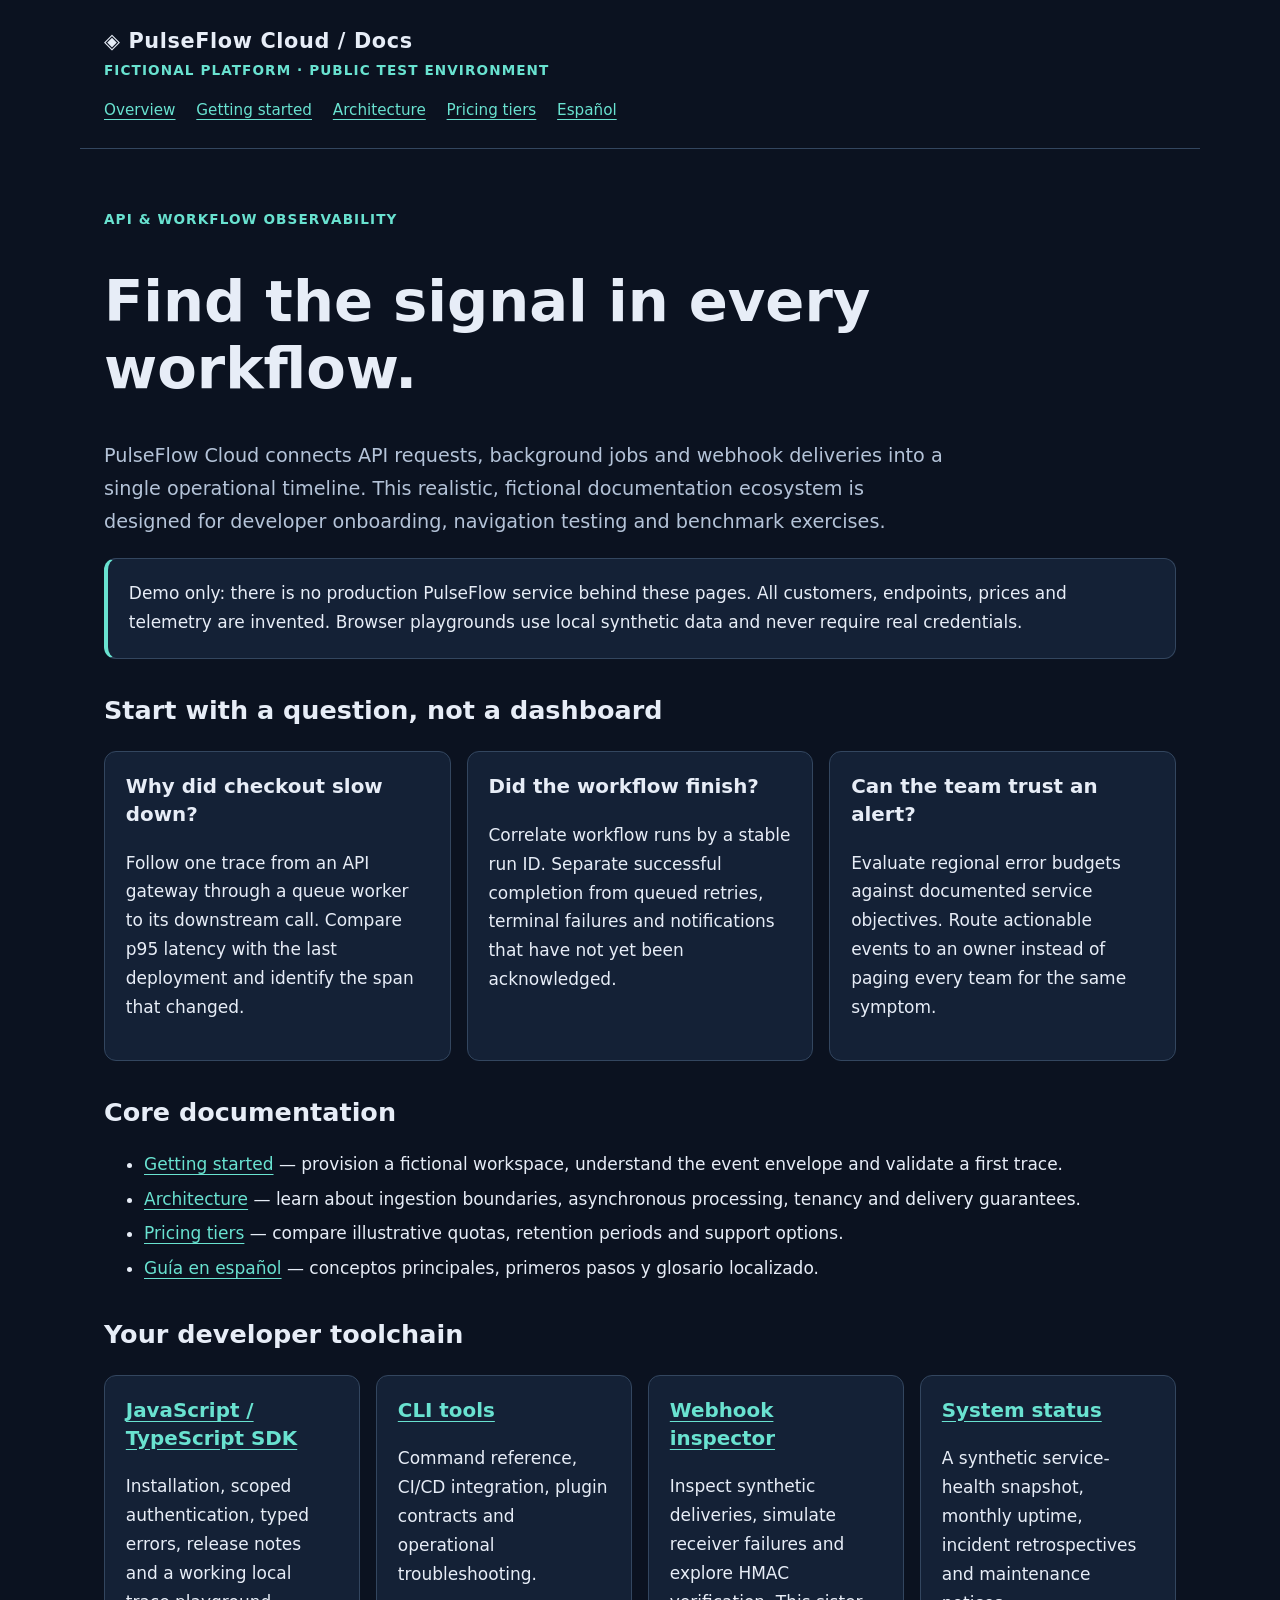
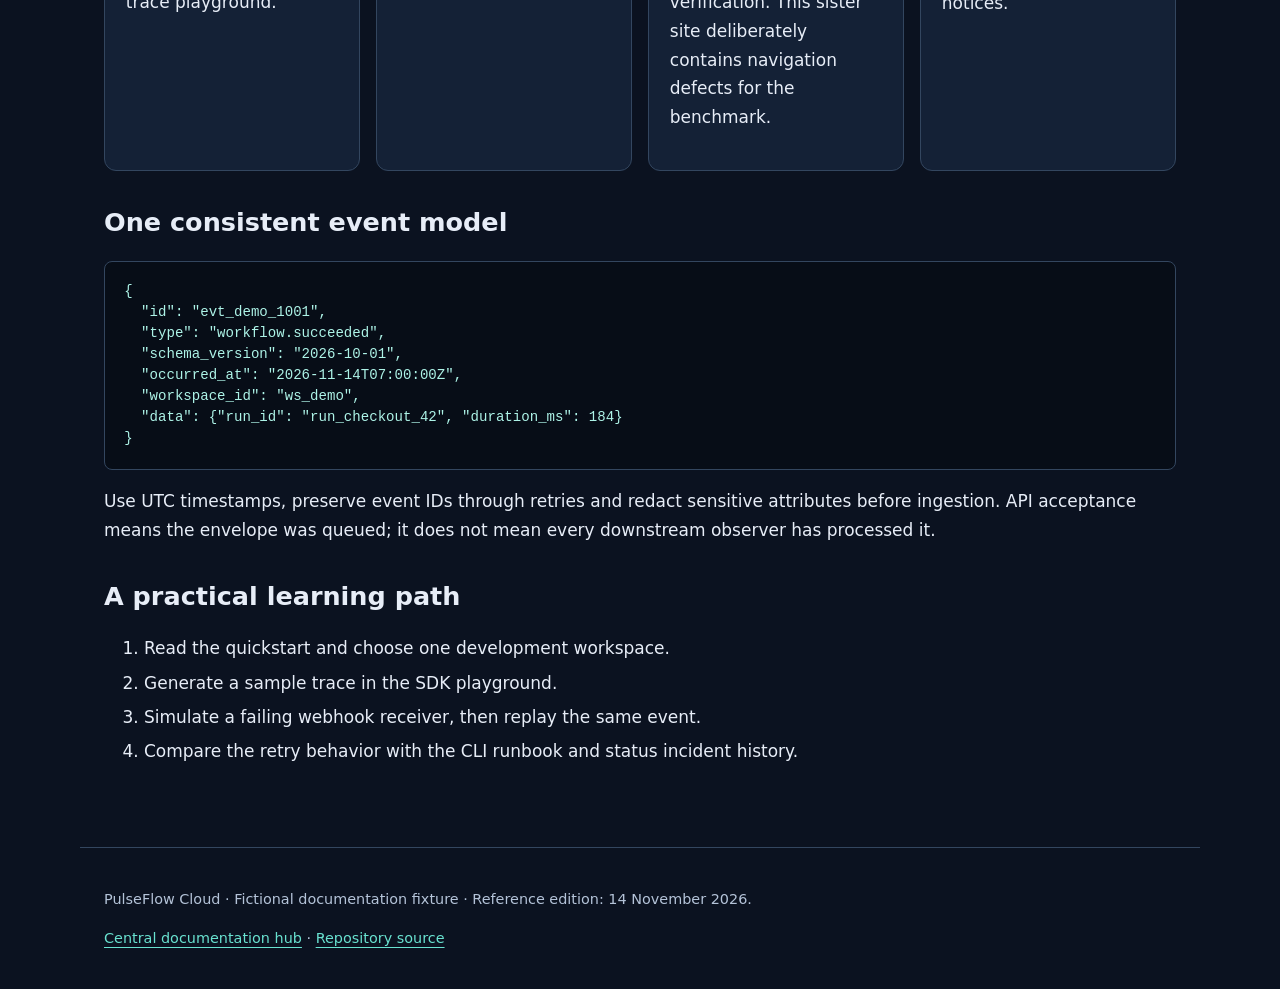
<file: index.html>
<!doctype html>
<html lang="en"><head><meta charset="utf-8"><meta name="viewport" content="width=device-width,initial-scale=1"><meta name="description" content="PulseFlow Cloud fictional developer documentation: APIs, workflow traces, SDKs, webhooks and service health."><title>PulseFlow Cloud | Developer documentation</title><link rel="stylesheet" href="assets/style.css"></head><body><a class="skip" href="#main">Skip to content</a><header><div class="brand">◈ PulseFlow Cloud / Docs</div><div class="badge">Fictional platform · public test environment</div><nav aria-label="Primary"><a href="index.html">Overview</a><a href="getting-started.html">Getting started</a><a href="architecture.html">Architecture</a><a href="pricing-tiers.html">Pricing tiers</a><a href="translations-es.html">Español</a></nav></header><main id="main"><p class="eyebrow">API &amp; workflow observability</p><h1>Find the signal in every workflow.</h1><p class="lead">PulseFlow Cloud connects API requests, background jobs and webhook deliveries into a single operational timeline. This realistic, fictional documentation ecosystem is designed for developer onboarding, navigation testing and benchmark exercises.</p><aside class="notice">Demo only: there is no production PulseFlow service behind these pages. All customers, endpoints, prices and telemetry are invented. Browser playgrounds use local synthetic data and never require real credentials.</aside><h2>Start with a question, not a dashboard</h2><div class="grid"><article class="card"><h3>Why did checkout slow down?</h3><p>Follow one trace from an API gateway through a queue worker to its downstream call. Compare p95 latency with the last deployment and identify the span that changed.</p></article><article class="card"><h3>Did the workflow finish?</h3><p>Correlate workflow runs by a stable run ID. Separate successful completion from queued retries, terminal failures and notifications that have not yet been acknowledged.</p></article><article class="card"><h3>Can the team trust an alert?</h3><p>Evaluate regional error budgets against documented service objectives. Route actionable events to an owner instead of paging every team for the same symptom.</p></article></div><h2>Core documentation</h2><ul><li><a href="getting-started.html">Getting started</a> — provision a fictional workspace, understand the event envelope and validate a first trace.</li><li><a href="architecture.html">Architecture</a> — learn about ingestion boundaries, asynchronous processing, tenancy and delivery guarantees.</li><li><a href="pricing-tiers.html">Pricing tiers</a> — compare illustrative quotas, retention periods and support options.</li><li><a href="translations-es.html" lang="es">Guía en español</a> — conceptos principales, primeros pasos y glosario localizado.</li></ul><h2>Your developer toolchain</h2><div class="grid"><article class="card"><h3><a href="https://harishs2k26-art.github.io/pulseflow-sdk-js/">JavaScript / TypeScript SDK</a></h3><p>Installation, scoped authentication, typed errors, release notes and a working local trace playground.</p></article><article class="card"><h3><a href="https://harishs2k26-art.github.io/pulseflow-cli-tools/">CLI tools</a></h3><p>Command reference, CI/CD integration, plugin contracts and operational troubleshooting.</p></article><article class="card"><h3><a href="https://harishs2k26-art.github.io/pulseflow-webhook-demo/">Webhook inspector</a></h3><p>Inspect synthetic deliveries, simulate receiver failures and explore HMAC verification. This sister site deliberately contains navigation defects for the benchmark.</p></article><article class="card"><h3><a href="https://harishs2k26-art.github.io/pulseflow-status-dashboard/">System status</a></h3><p>A synthetic service-health snapshot, monthly uptime, incident retrospectives and maintenance notices.</p></article></div><h2>One consistent event model</h2><pre><code>{
  "id": "evt_demo_1001",
  "type": "workflow.succeeded",
  "schema_version": "2026-10-01",
  "occurred_at": "2026-11-14T07:00:00Z",
  "workspace_id": "ws_demo",
  "data": {"run_id": "run_checkout_42", "duration_ms": 184}
}</code></pre><p>Use UTC timestamps, preserve event IDs through retries and redact sensitive attributes before ingestion. API acceptance means the envelope was queued; it does not mean every downstream observer has processed it.</p><h2>A practical learning path</h2><ol><li>Read the quickstart and choose one development workspace.</li><li>Generate a sample trace in the SDK playground.</li><li>Simulate a failing webhook receiver, then replay the same event.</li><li>Compare the retry behavior with the CLI runbook and status incident history.</li></ol></main><footer><p>PulseFlow Cloud · Fictional documentation fixture · Reference edition: 14 November 2026.</p><p><a href="https://harishs2k26-art.github.io/pulseflow-docs-portal/">Central documentation hub</a> · <a href="https://github.com/harishs2k26-art/pulseflow-docs-portal">Repository source</a></p></footer></body></html>
</file>
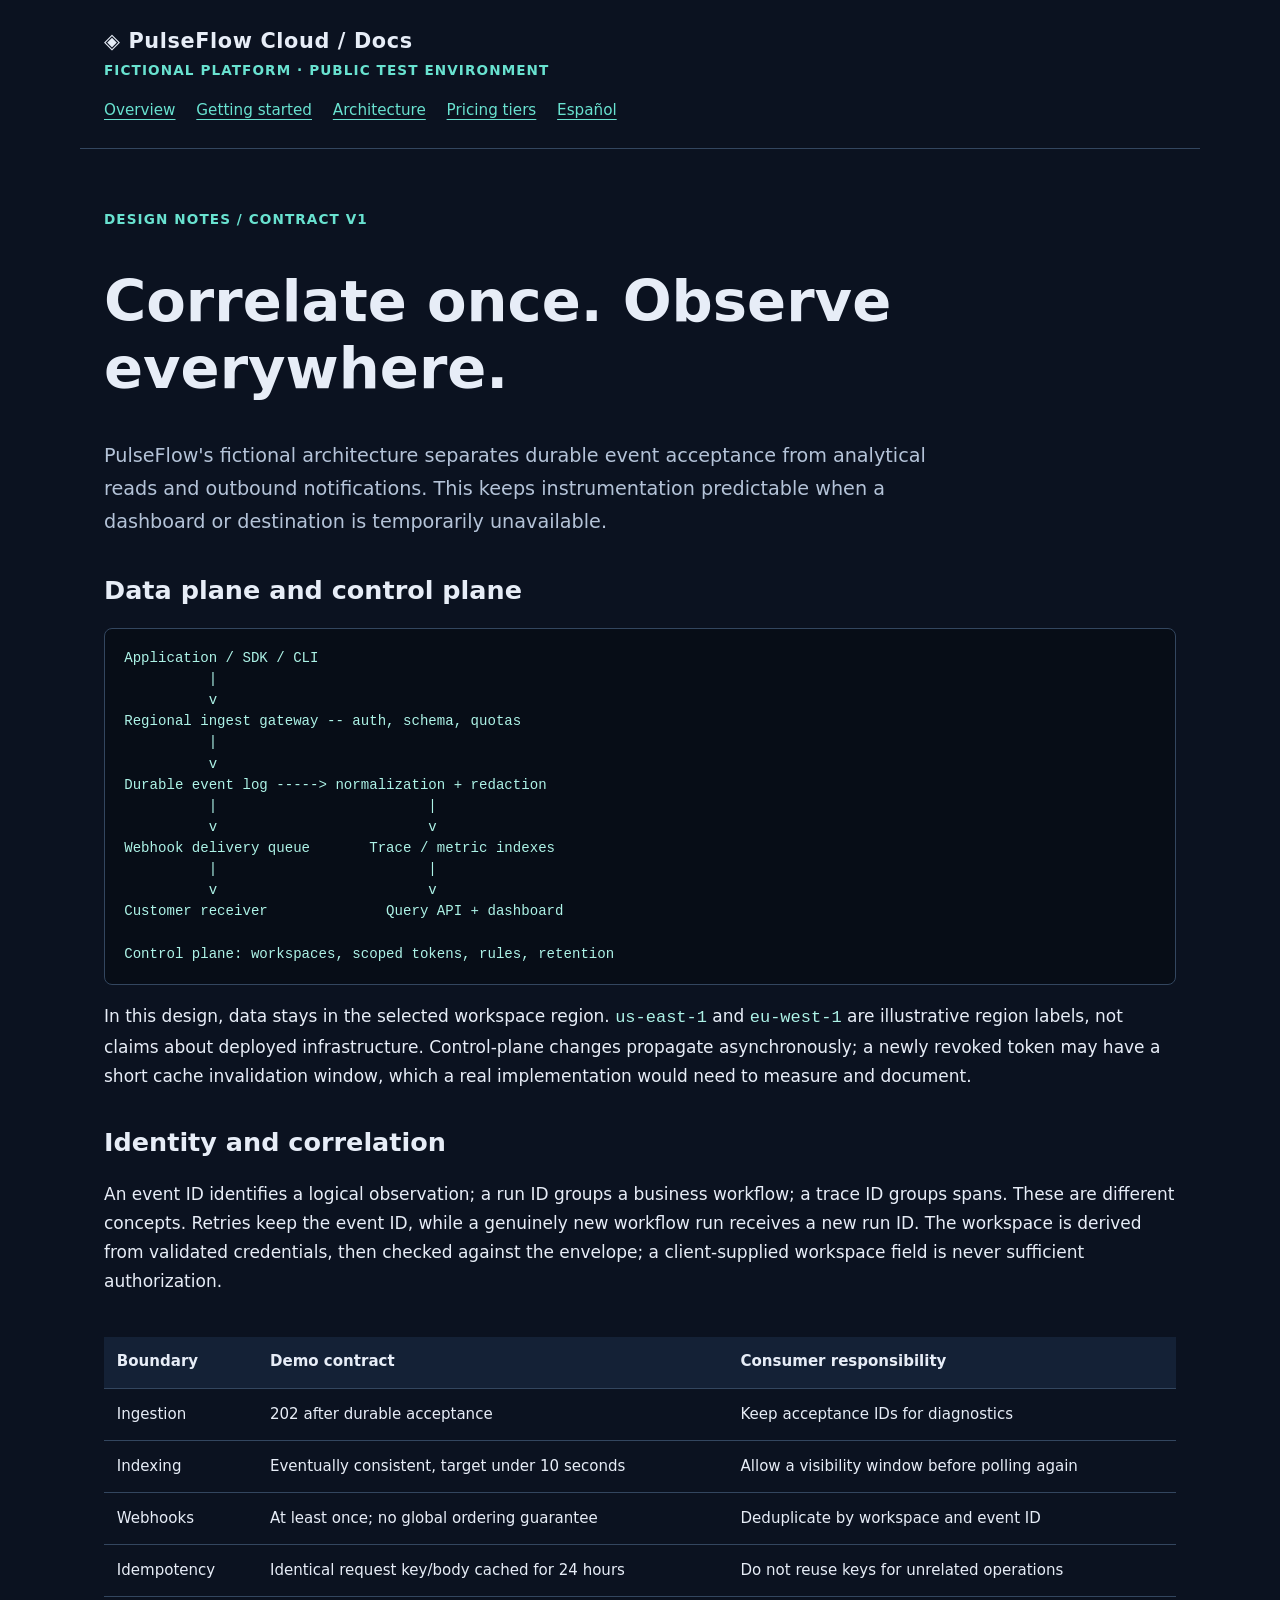
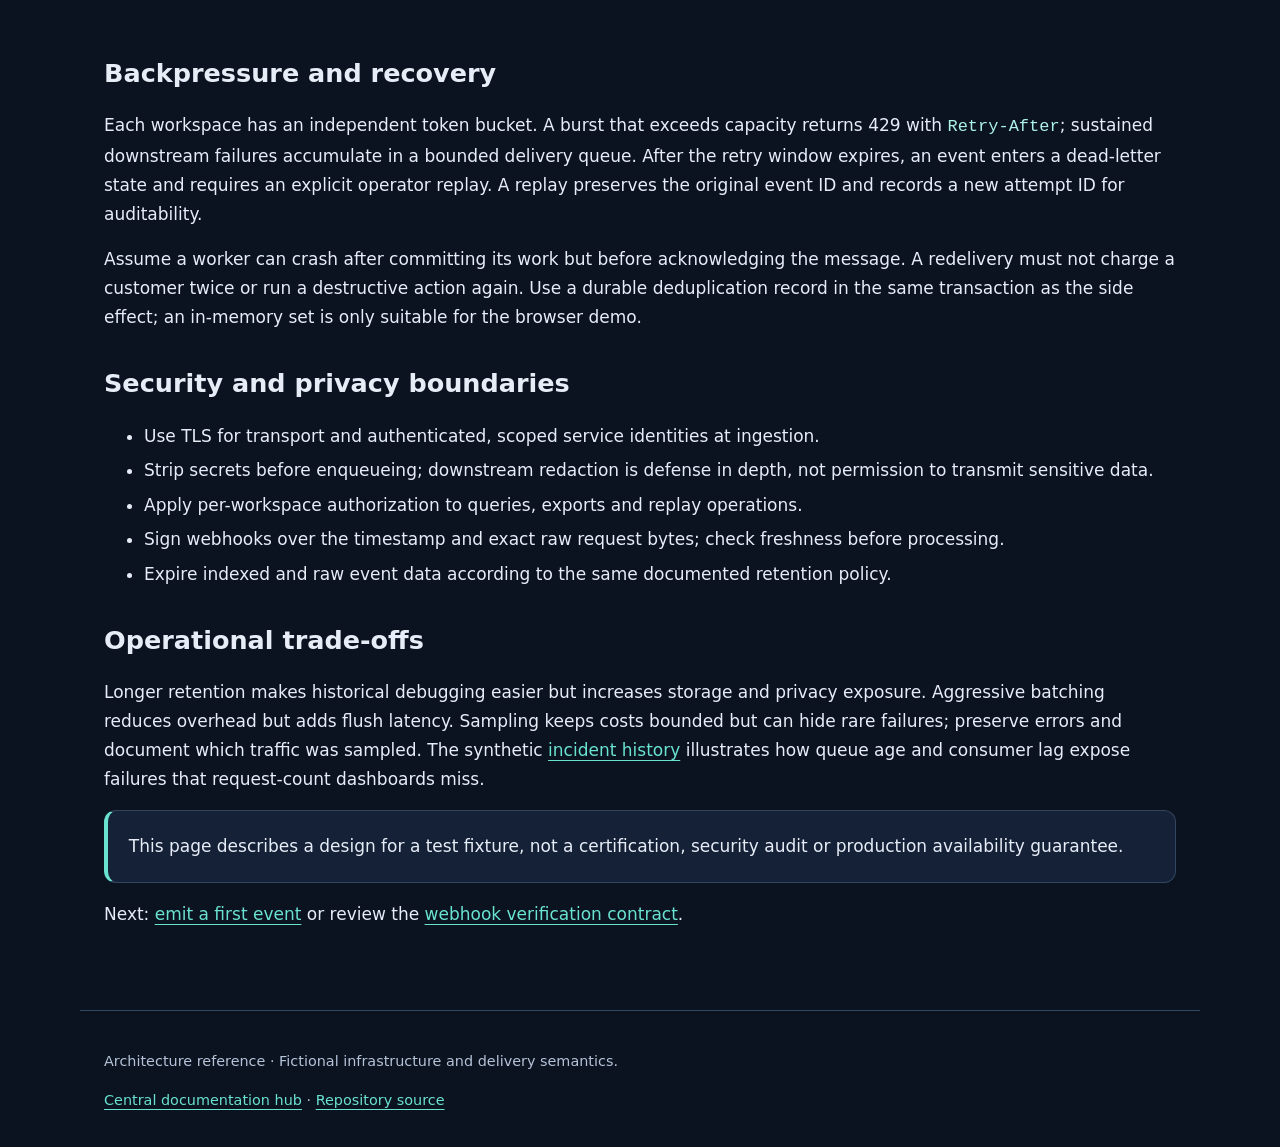
<file: architecture.html>
<!doctype html>
<html lang="en"><head><meta charset="utf-8"><meta name="viewport" content="width=device-width,initial-scale=1"><meta name="description" content="PulseFlow Cloud fictional architecture: ingestion, regional processing, event semantics, security and recovery."><title>Architecture &amp; guarantees | PulseFlow Cloud</title><link rel="stylesheet" href="assets/style.css"></head><body><a class="skip" href="#main">Skip to content</a><header><div class="brand">◈ PulseFlow Cloud / Docs</div><div class="badge">Fictional platform · public test environment</div><nav aria-label="Primary"><a href="index.html">Overview</a><a href="getting-started.html">Getting started</a><a href="architecture.html">Architecture</a><a href="pricing-tiers.html">Pricing tiers</a><a href="translations-es.html">Español</a></nav></header><main id="main"><p class="eyebrow">Design notes / contract v1</p><h1>Correlate once. Observe everywhere.</h1><p class="lead">PulseFlow's fictional architecture separates durable event acceptance from analytical reads and outbound notifications. This keeps instrumentation predictable when a dashboard or destination is temporarily unavailable.</p><h2>Data plane and control plane</h2><pre><code>Application / SDK / CLI
          |
          v
Regional ingest gateway -- auth, schema, quotas
          |
          v
Durable event log -----> normalization + redaction
          |                         |
          v                         v
Webhook delivery queue       Trace / metric indexes
          |                         |
          v                         v
Customer receiver              Query API + dashboard

Control plane: workspaces, scoped tokens, rules, retention</code></pre><p>In this design, data stays in the selected workspace region. <code>us-east-1</code> and <code>eu-west-1</code> are illustrative region labels, not claims about deployed infrastructure. Control-plane changes propagate asynchronously; a newly revoked token may have a short cache invalidation window, which a real implementation would need to measure and document.</p><h2>Identity and correlation</h2><p>An event ID identifies a logical observation; a run ID groups a business workflow; a trace ID groups spans. These are different concepts. Retries keep the event ID, while a genuinely new workflow run receives a new run ID. The workspace is derived from validated credentials, then checked against the envelope; a client-supplied workspace field is never sufficient authorization.</p><div class="table-wrap"><table><thead><tr><th>Boundary</th><th>Demo contract</th><th>Consumer responsibility</th></tr></thead><tbody><tr><td>Ingestion</td><td>202 after durable acceptance</td><td>Keep acceptance IDs for diagnostics</td></tr><tr><td>Indexing</td><td>Eventually consistent, target under 10 seconds</td><td>Allow a visibility window before polling again</td></tr><tr><td>Webhooks</td><td>At least once; no global ordering guarantee</td><td>Deduplicate by workspace and event ID</td></tr><tr><td>Idempotency</td><td>Identical request key/body cached for 24 hours</td><td>Do not reuse keys for unrelated operations</td></tr></tbody></table></div><h2>Backpressure and recovery</h2><p>Each workspace has an independent token bucket. A burst that exceeds capacity returns 429 with <code>Retry-After</code>; sustained downstream failures accumulate in a bounded delivery queue. After the retry window expires, an event enters a dead-letter state and requires an explicit operator replay. A replay preserves the original event ID and records a new attempt ID for auditability.</p><p>Assume a worker can crash after committing its work but before acknowledging the message. A redelivery must not charge a customer twice or run a destructive action again. Use a durable deduplication record in the same transaction as the side effect; an in-memory set is only suitable for the browser demo.</p><h2>Security and privacy boundaries</h2><ul><li>Use TLS for transport and authenticated, scoped service identities at ingestion.</li><li>Strip secrets before enqueueing; downstream redaction is defense in depth, not permission to transmit sensitive data.</li><li>Apply per-workspace authorization to queries, exports and replay operations.</li><li>Sign webhooks over the timestamp and exact raw request bytes; check freshness before processing.</li><li>Expire indexed and raw event data according to the same documented retention policy.</li></ul><h2>Operational trade-offs</h2><p>Longer retention makes historical debugging easier but increases storage and privacy exposure. Aggressive batching reduces overhead but adds flush latency. Sampling keeps costs bounded but can hide rare failures; preserve errors and document which traffic was sampled. The synthetic <a href="https://harishs2k26-art.github.io/pulseflow-status-dashboard/incident-log.html">incident history</a> illustrates how queue age and consumer lag expose failures that request-count dashboards miss.</p><aside class="notice">This page describes a design for a test fixture, not a certification, security audit or production availability guarantee.</aside><p>Next: <a href="getting-started.html">emit a first event</a> or review the <a href="https://harishs2k26-art.github.io/pulseflow-webhook-demo/signature-verification.html">webhook verification contract</a>.</p></main><footer><p>Architecture reference · Fictional infrastructure and delivery semantics.</p><p><a href="https://harishs2k26-art.github.io/pulseflow-docs-portal/">Central documentation hub</a> · <a href="https://github.com/harishs2k26-art/pulseflow-docs-portal">Repository source</a></p></footer></body></html>
</file>
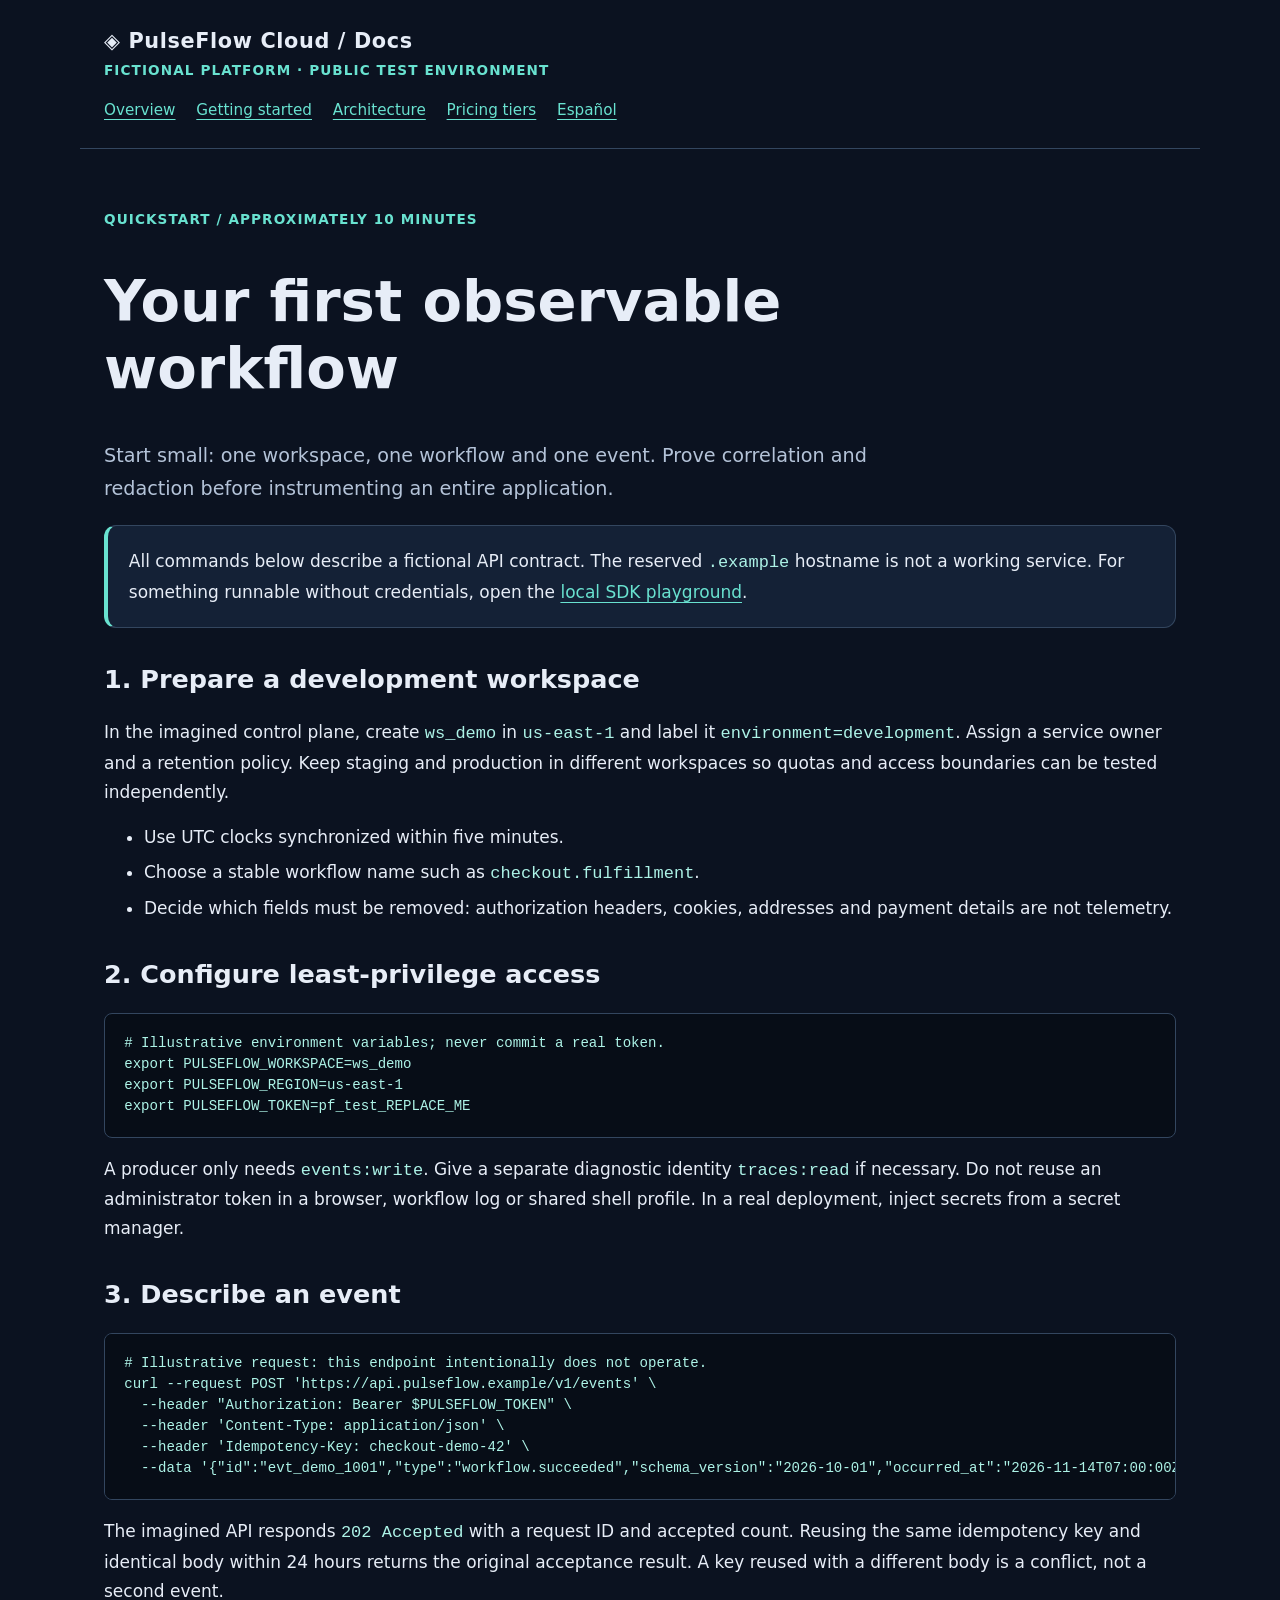
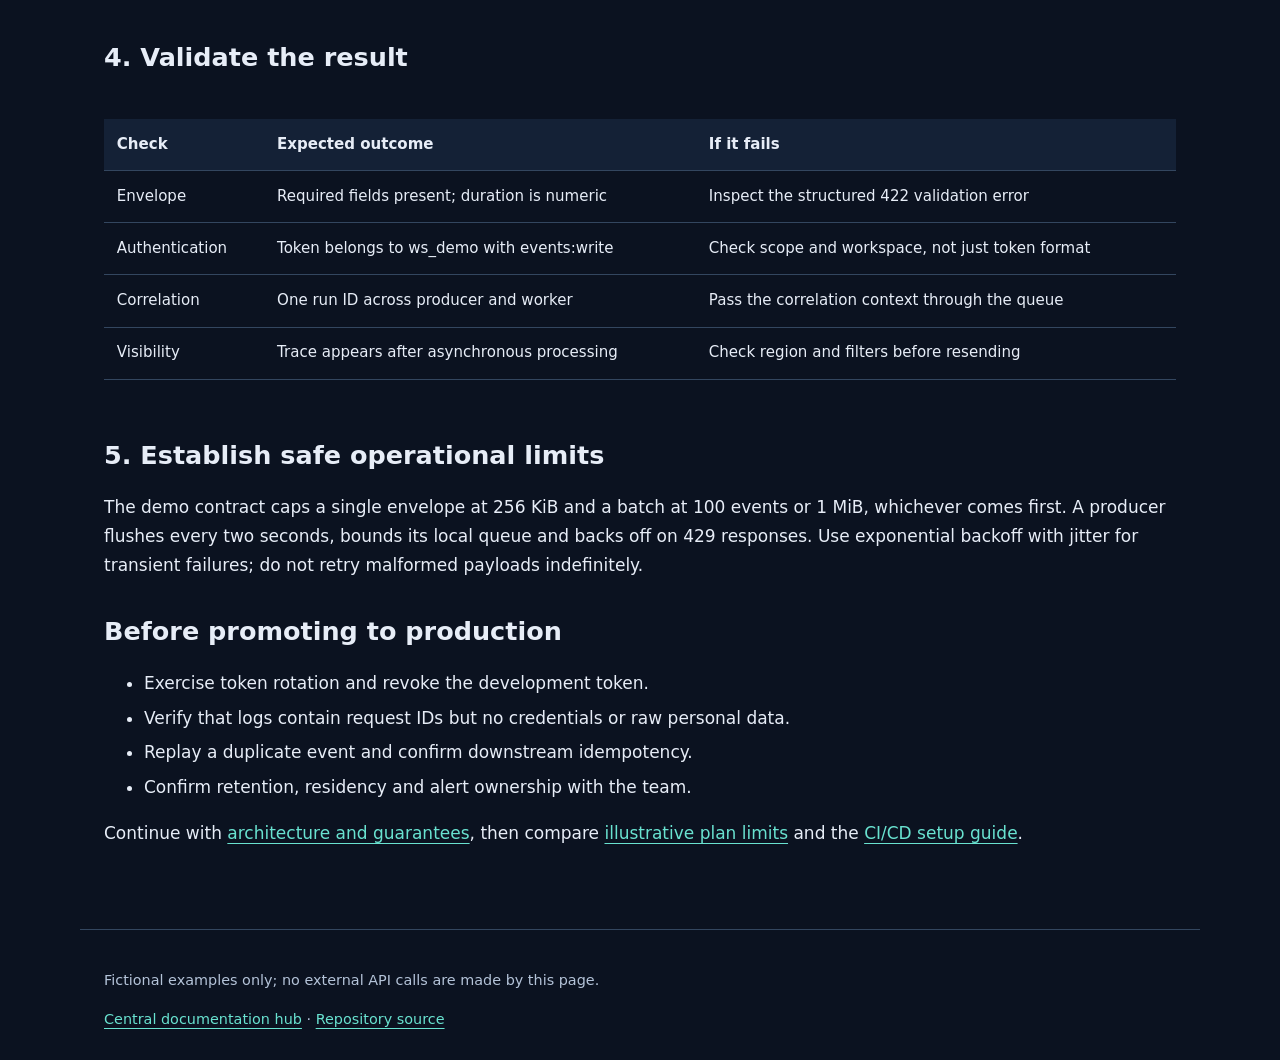
<file: getting-started.html>
<!doctype html>
<html lang="en"><head><meta charset="utf-8"><meta name="viewport" content="width=device-width,initial-scale=1"><meta name="description" content="A five-step fictional PulseFlow Cloud quickstart with event examples, scopes, validation and safe defaults."><title>Getting started | PulseFlow Cloud</title><link rel="stylesheet" href="assets/style.css"></head><body><a class="skip" href="#main">Skip to content</a><header><div class="brand">◈ PulseFlow Cloud / Docs</div><div class="badge">Fictional platform · public test environment</div><nav aria-label="Primary"><a href="index.html">Overview</a><a href="getting-started.html">Getting started</a><a href="architecture.html">Architecture</a><a href="pricing-tiers.html">Pricing tiers</a><a href="translations-es.html">Español</a></nav></header><main id="main"><p class="eyebrow">Quickstart / approximately 10 minutes</p><h1>Your first observable workflow</h1><p class="lead">Start small: one workspace, one workflow and one event. Prove correlation and redaction before instrumenting an entire application.</p><aside class="notice">All commands below describe a fictional API contract. The reserved <code>.example</code> hostname is not a working service. For something runnable without credentials, open the <a href="https://harishs2k26-art.github.io/pulseflow-sdk-js/">local SDK playground</a>.</aside><h2>1. Prepare a development workspace</h2><p>In the imagined control plane, create <code>ws_demo</code> in <code>us-east-1</code> and label it <code>environment=development</code>. Assign a service owner and a retention policy. Keep staging and production in different workspaces so quotas and access boundaries can be tested independently.</p><ul><li>Use UTC clocks synchronized within five minutes.</li><li>Choose a stable workflow name such as <code>checkout.fulfillment</code>.</li><li>Decide which fields must be removed: authorization headers, cookies, addresses and payment details are not telemetry.</li></ul><h2>2. Configure least-privilege access</h2><pre><code># Illustrative environment variables; never commit a real token.
export PULSEFLOW_WORKSPACE=ws_demo
export PULSEFLOW_REGION=us-east-1
export PULSEFLOW_TOKEN=pf_test_REPLACE_ME</code></pre><p>A producer only needs <code>events:write</code>. Give a separate diagnostic identity <code>traces:read</code> if necessary. Do not reuse an administrator token in a browser, workflow log or shared shell profile. In a real deployment, inject secrets from a secret manager.</p><h2>3. Describe an event</h2><pre><code># Illustrative request: this endpoint intentionally does not operate.
curl --request POST 'https://api.pulseflow.example/v1/events' \
  --header "Authorization: Bearer $PULSEFLOW_TOKEN" \
  --header 'Content-Type: application/json' \
  --header 'Idempotency-Key: checkout-demo-42' \
  --data '{"id":"evt_demo_1001","type":"workflow.succeeded","schema_version":"2026-10-01","occurred_at":"2026-11-14T07:00:00Z","workspace_id":"ws_demo","data":{"run_id":"run_checkout_42","duration_ms":184}}'</code></pre><p>The imagined API responds <code>202 Accepted</code> with a request ID and accepted count. Reusing the same idempotency key and identical body within 24 hours returns the original acceptance result. A key reused with a different body is a conflict, not a second event.</p><h2>4. Validate the result</h2><div class="table-wrap"><table><thead><tr><th>Check</th><th>Expected outcome</th><th>If it fails</th></tr></thead><tbody><tr><td>Envelope</td><td>Required fields present; duration is numeric</td><td>Inspect the structured 422 validation error</td></tr><tr><td>Authentication</td><td>Token belongs to ws_demo with events:write</td><td>Check scope and workspace, not just token format</td></tr><tr><td>Correlation</td><td>One run ID across producer and worker</td><td>Pass the correlation context through the queue</td></tr><tr><td>Visibility</td><td>Trace appears after asynchronous processing</td><td>Check region and filters before resending</td></tr></tbody></table></div><h2>5. Establish safe operational limits</h2><p>The demo contract caps a single envelope at 256 KiB and a batch at 100 events or 1 MiB, whichever comes first. A producer flushes every two seconds, bounds its local queue and backs off on 429 responses. Use exponential backoff with jitter for transient failures; do not retry malformed payloads indefinitely.</p><h2>Before promoting to production</h2><ul><li>Exercise token rotation and revoke the development token.</li><li>Verify that logs contain request IDs but no credentials or raw personal data.</li><li>Replay a duplicate event and confirm downstream idempotency.</li><li>Confirm retention, residency and alert ownership with the team.</li></ul><p>Continue with <a href="architecture.html">architecture and guarantees</a>, then compare <a href="pricing-tiers.html">illustrative plan limits</a> and the <a href="https://harishs2k26-art.github.io/pulseflow-cli-tools/ci-cd-setup.html">CI/CD setup guide</a>.</p></main><footer><p>Fictional examples only; no external API calls are made by this page.</p><p><a href="https://harishs2k26-art.github.io/pulseflow-docs-portal/">Central documentation hub</a> · <a href="https://github.com/harishs2k26-art/pulseflow-docs-portal">Repository source</a></p></footer></body></html>
</file>
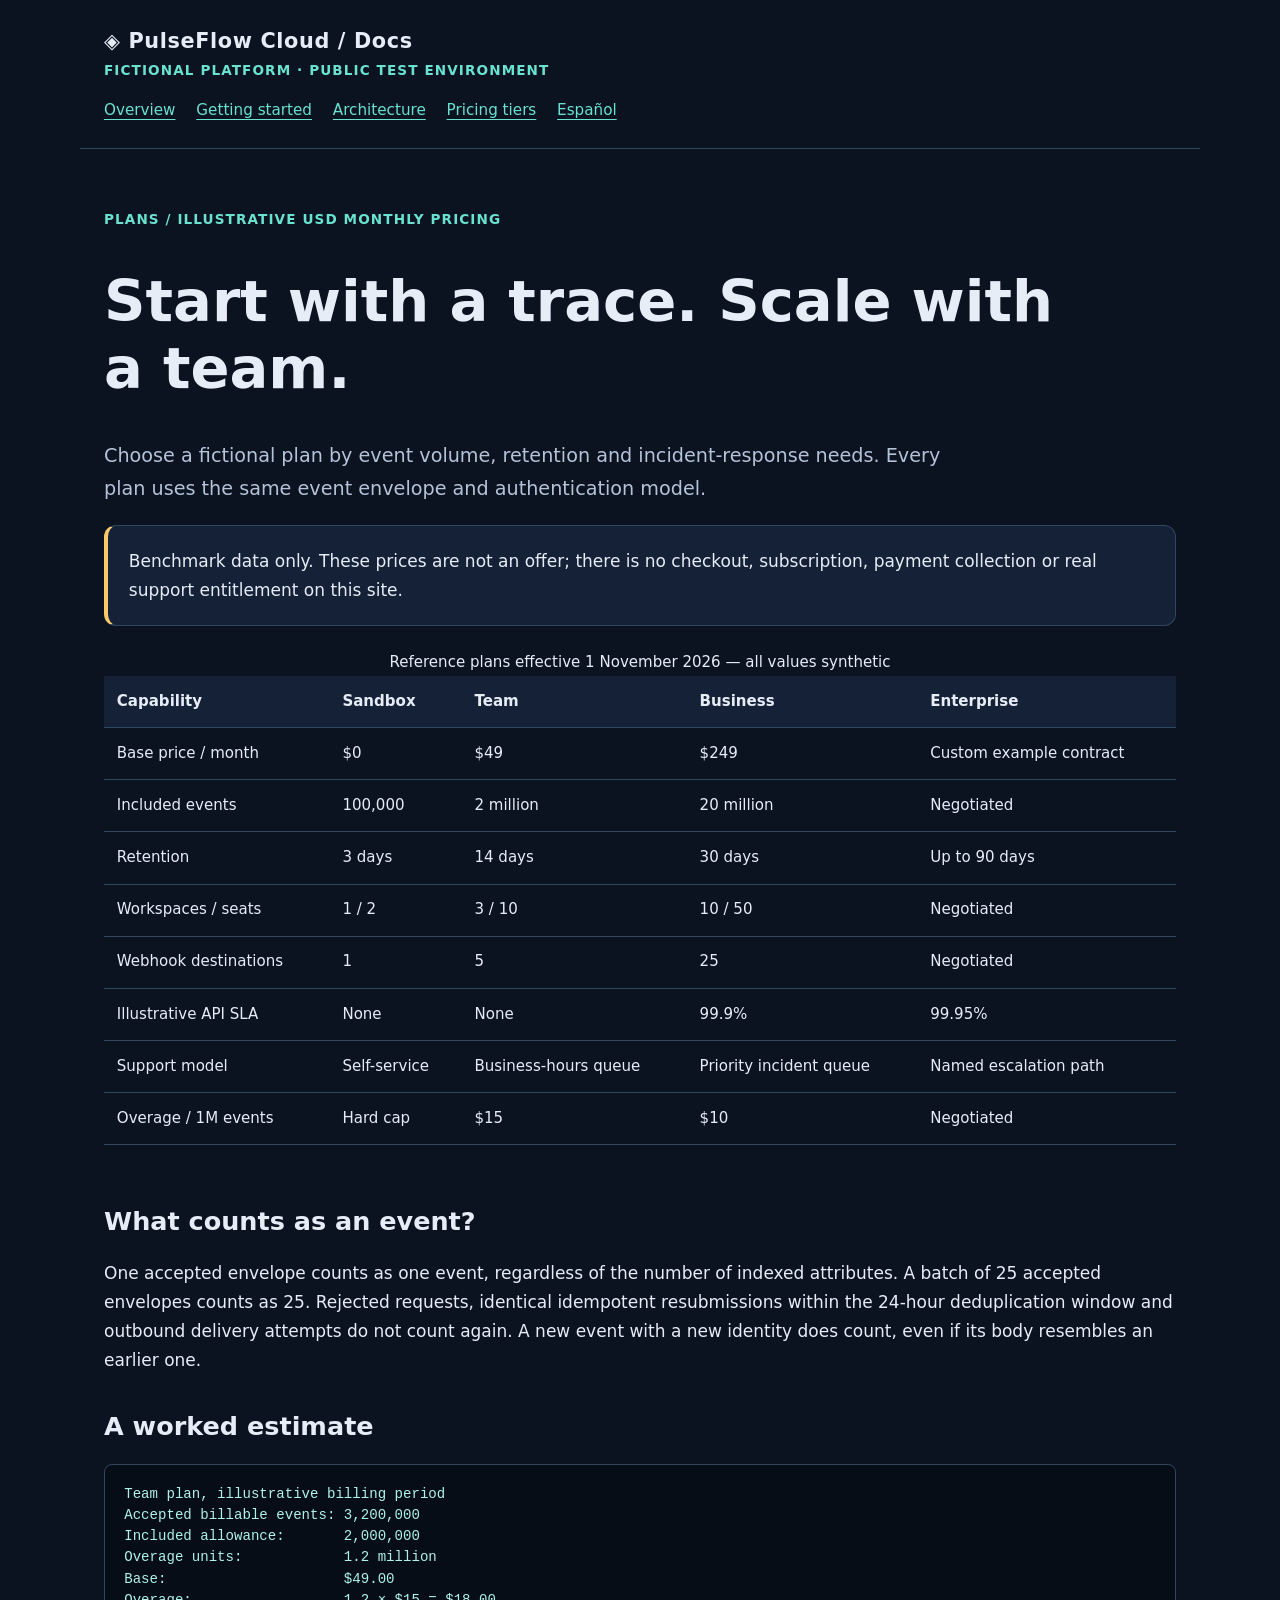
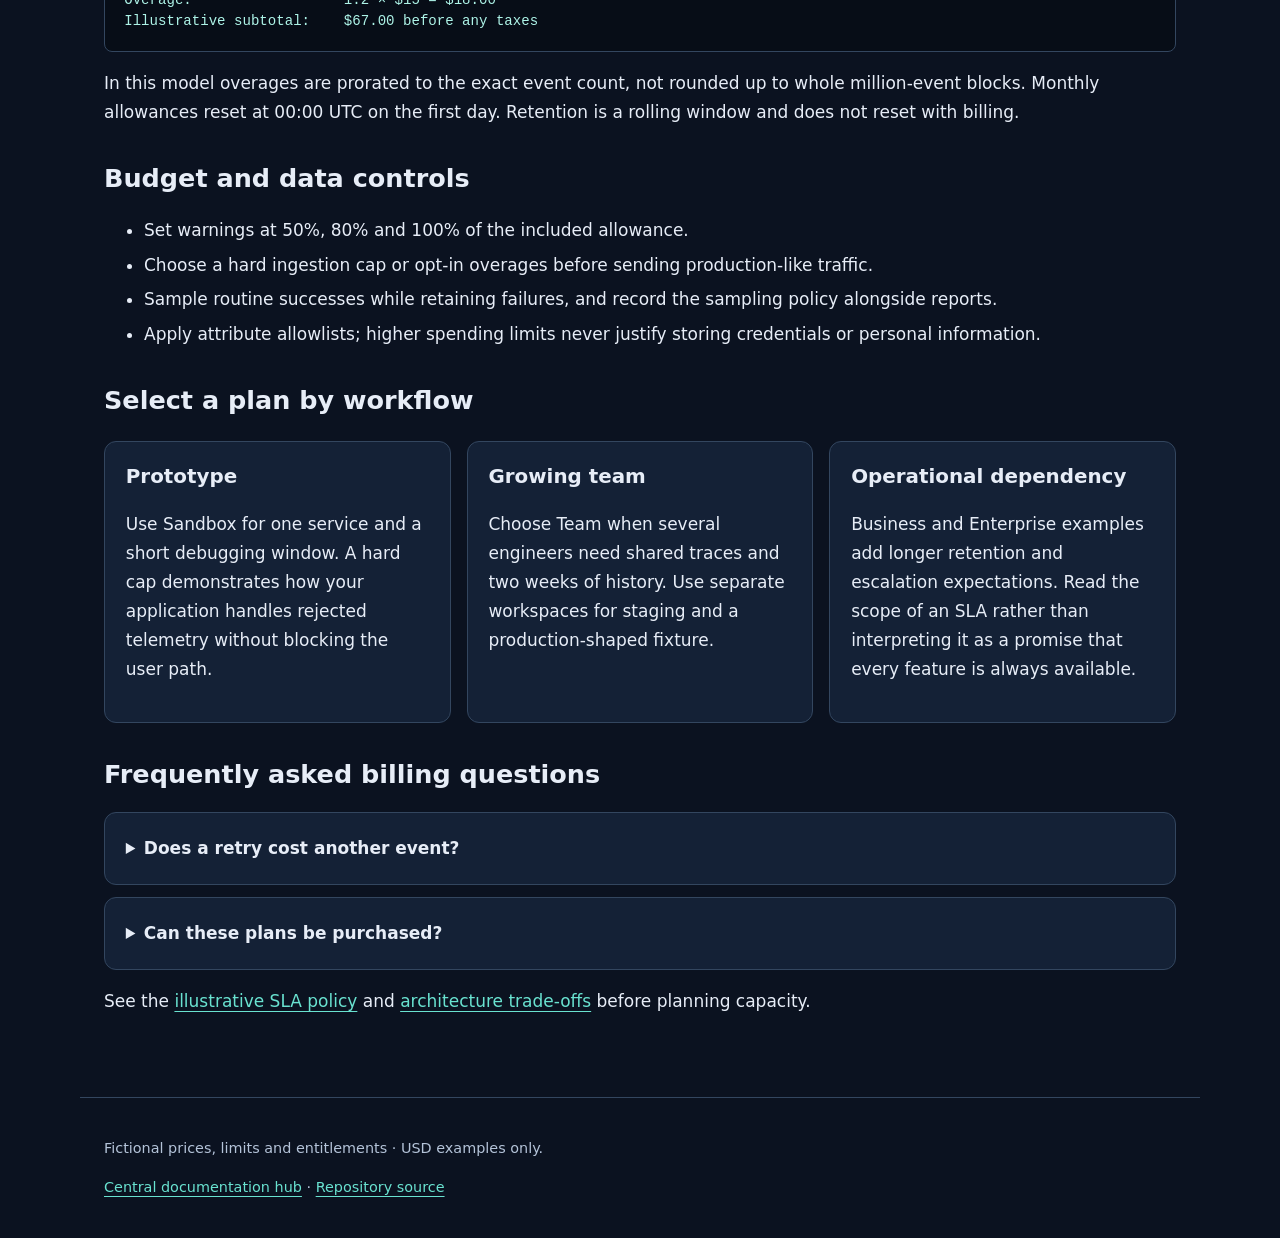
<file: pricing-tiers.html>
<!doctype html>
<html lang="en"><head><meta charset="utf-8"><meta name="viewport" content="width=device-width,initial-scale=1"><meta name="description" content="Illustrative PulseFlow Cloud pricing, event allowances, retention, overages and plan-selection examples."><title>Pricing tiers | PulseFlow Cloud</title><link rel="stylesheet" href="assets/style.css"></head><body><a class="skip" href="#main">Skip to content</a><header><div class="brand">◈ PulseFlow Cloud / Docs</div><div class="badge">Fictional platform · public test environment</div><nav aria-label="Primary"><a href="index.html">Overview</a><a href="getting-started.html">Getting started</a><a href="architecture.html">Architecture</a><a href="pricing-tiers.html">Pricing tiers</a><a href="translations-es.html">Español</a></nav></header><main id="main"><p class="eyebrow">Plans / illustrative USD monthly pricing</p><h1>Start with a trace. Scale with a team.</h1><p class="lead">Choose a fictional plan by event volume, retention and incident-response needs. Every plan uses the same event envelope and authentication model.</p><aside class="notice warning">Benchmark data only. These prices are not an offer; there is no checkout, subscription, payment collection or real support entitlement on this site.</aside><div class="table-wrap"><table><caption>Reference plans effective 1 November 2026 — all values synthetic</caption><thead><tr><th>Capability</th><th>Sandbox</th><th>Team</th><th>Business</th><th>Enterprise</th></tr></thead><tbody><tr><td>Base price / month</td><td>$0</td><td>$49</td><td>$249</td><td>Custom example contract</td></tr><tr><td>Included events</td><td>100,000</td><td>2 million</td><td>20 million</td><td>Negotiated</td></tr><tr><td>Retention</td><td>3 days</td><td>14 days</td><td>30 days</td><td>Up to 90 days</td></tr><tr><td>Workspaces / seats</td><td>1 / 2</td><td>3 / 10</td><td>10 / 50</td><td>Negotiated</td></tr><tr><td>Webhook destinations</td><td>1</td><td>5</td><td>25</td><td>Negotiated</td></tr><tr><td>Illustrative API SLA</td><td>None</td><td>None</td><td>99.9%</td><td>99.95%</td></tr><tr><td>Support model</td><td>Self-service</td><td>Business-hours queue</td><td>Priority incident queue</td><td>Named escalation path</td></tr><tr><td>Overage / 1M events</td><td>Hard cap</td><td>$15</td><td>$10</td><td>Negotiated</td></tr></tbody></table></div><h2>What counts as an event?</h2><p>One accepted envelope counts as one event, regardless of the number of indexed attributes. A batch of 25 accepted envelopes counts as 25. Rejected requests, identical idempotent resubmissions within the 24-hour deduplication window and outbound delivery attempts do not count again. A new event with a new identity does count, even if its body resembles an earlier one.</p><h2>A worked estimate</h2><pre><code>Team plan, illustrative billing period
Accepted billable events: 3,200,000
Included allowance:       2,000,000
Overage units:            1.2 million
Base:                     $49.00
Overage:                  1.2 × $15 = $18.00
Illustrative subtotal:    $67.00 before any taxes</code></pre><p>In this model overages are prorated to the exact event count, not rounded up to whole million-event blocks. Monthly allowances reset at 00:00 UTC on the first day. Retention is a rolling window and does not reset with billing.</p><h2>Budget and data controls</h2><ul><li>Set warnings at 50%, 80% and 100% of the included allowance.</li><li>Choose a hard ingestion cap or opt-in overages before sending production-like traffic.</li><li>Sample routine successes while retaining failures, and record the sampling policy alongside reports.</li><li>Apply attribute allowlists; higher spending limits never justify storing credentials or personal information.</li></ul><h2>Select a plan by workflow</h2><div class="grid"><article class="card"><h3>Prototype</h3><p>Use Sandbox for one service and a short debugging window. A hard cap demonstrates how your application handles rejected telemetry without blocking the user path.</p></article><article class="card"><h3>Growing team</h3><p>Choose Team when several engineers need shared traces and two weeks of history. Use separate workspaces for staging and a production-shaped fixture.</p></article><article class="card"><h3>Operational dependency</h3><p>Business and Enterprise examples add longer retention and escalation expectations. Read the scope of an SLA rather than interpreting it as a promise that every feature is always available.</p></article></div><h2>Frequently asked billing questions</h2><details><summary>Does a retry cost another event?</summary><p>Not when the original accepted request is reused with the same idempotency key and body within 24 hours. A fresh logical observation is billed separately.</p></details><details><summary>Can these plans be purchased?</summary><p>No. Everything here is fictional test content. The buttons, forms and examples elsewhere never initiate payments or accounts.</p></details><p>See the <a href="https://harishs2k26-art.github.io/pulseflow-status-dashboard/sla-policy.html">illustrative SLA policy</a> and <a href="architecture.html">architecture trade-offs</a> before planning capacity.</p></main><footer><p>Fictional prices, limits and entitlements · USD examples only.</p><p><a href="https://harishs2k26-art.github.io/pulseflow-docs-portal/">Central documentation hub</a> · <a href="https://github.com/harishs2k26-art/pulseflow-docs-portal">Repository source</a></p></footer></body></html>
</file>
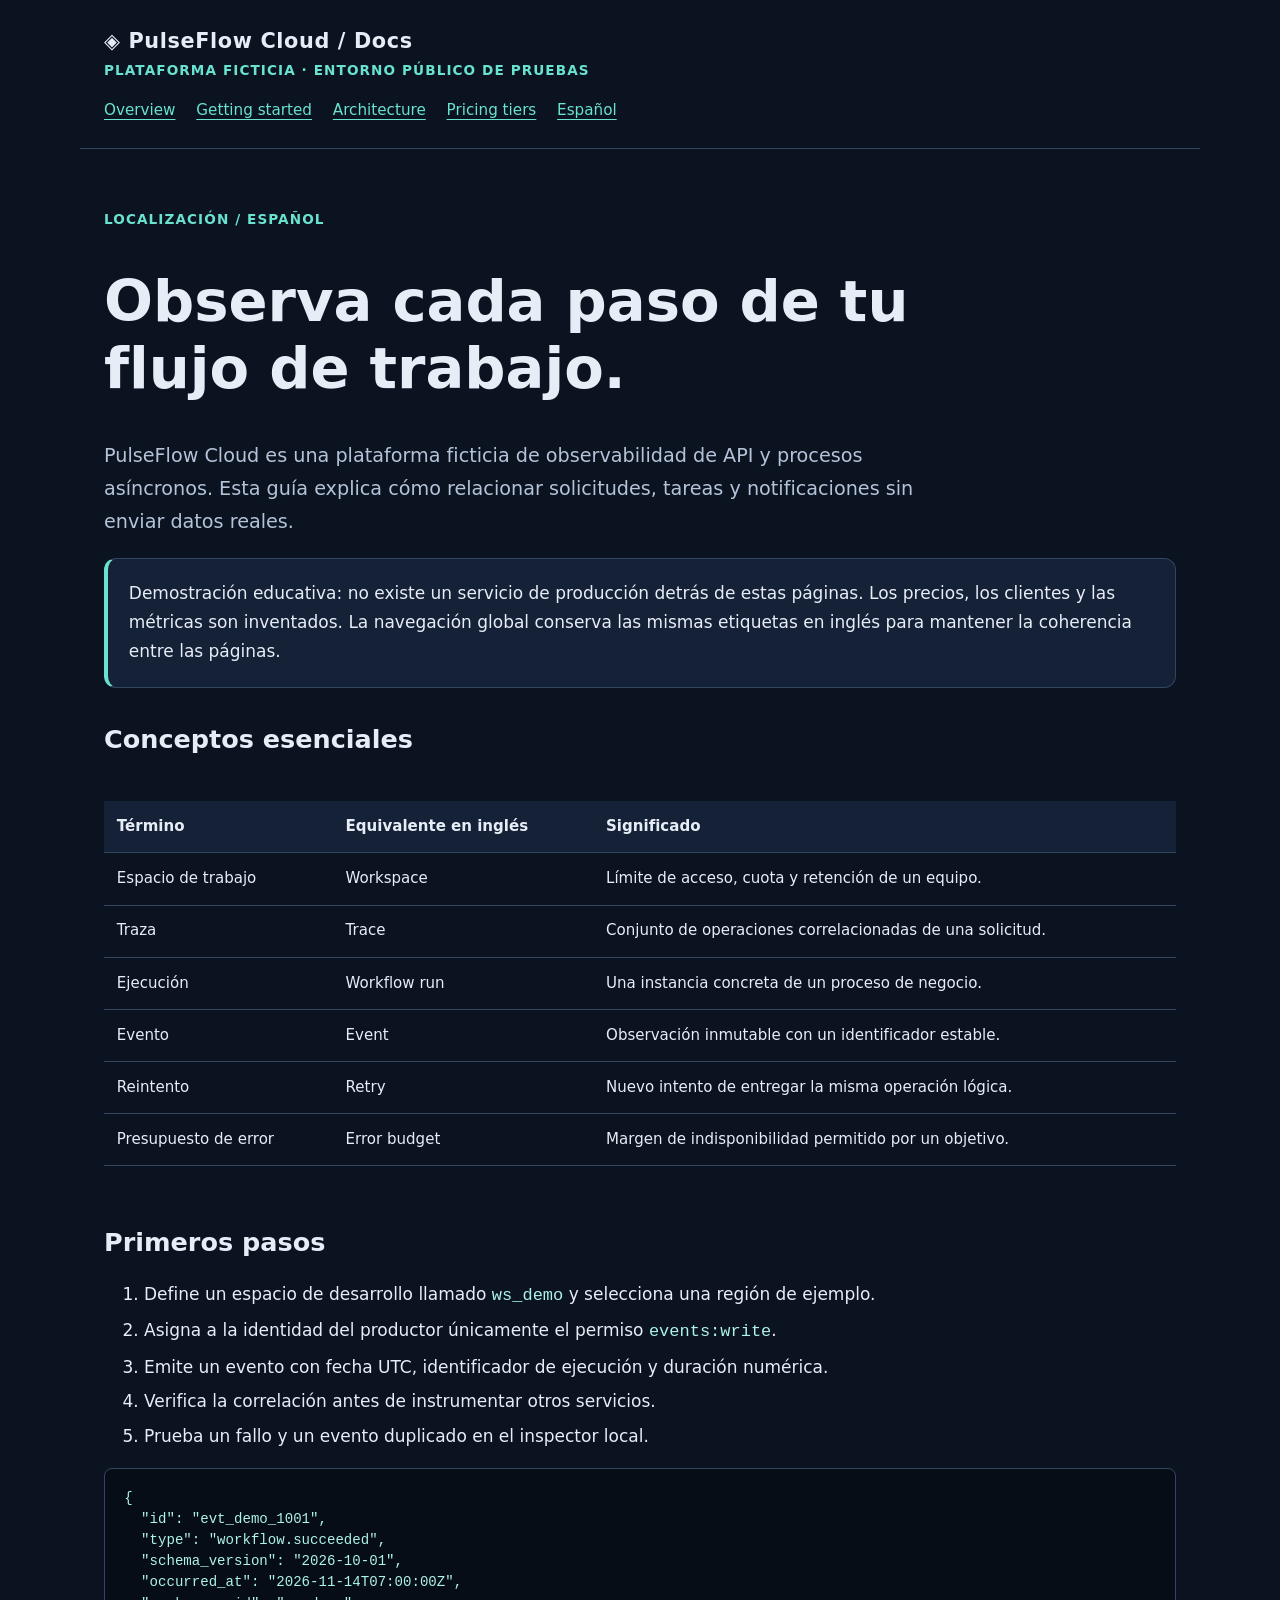
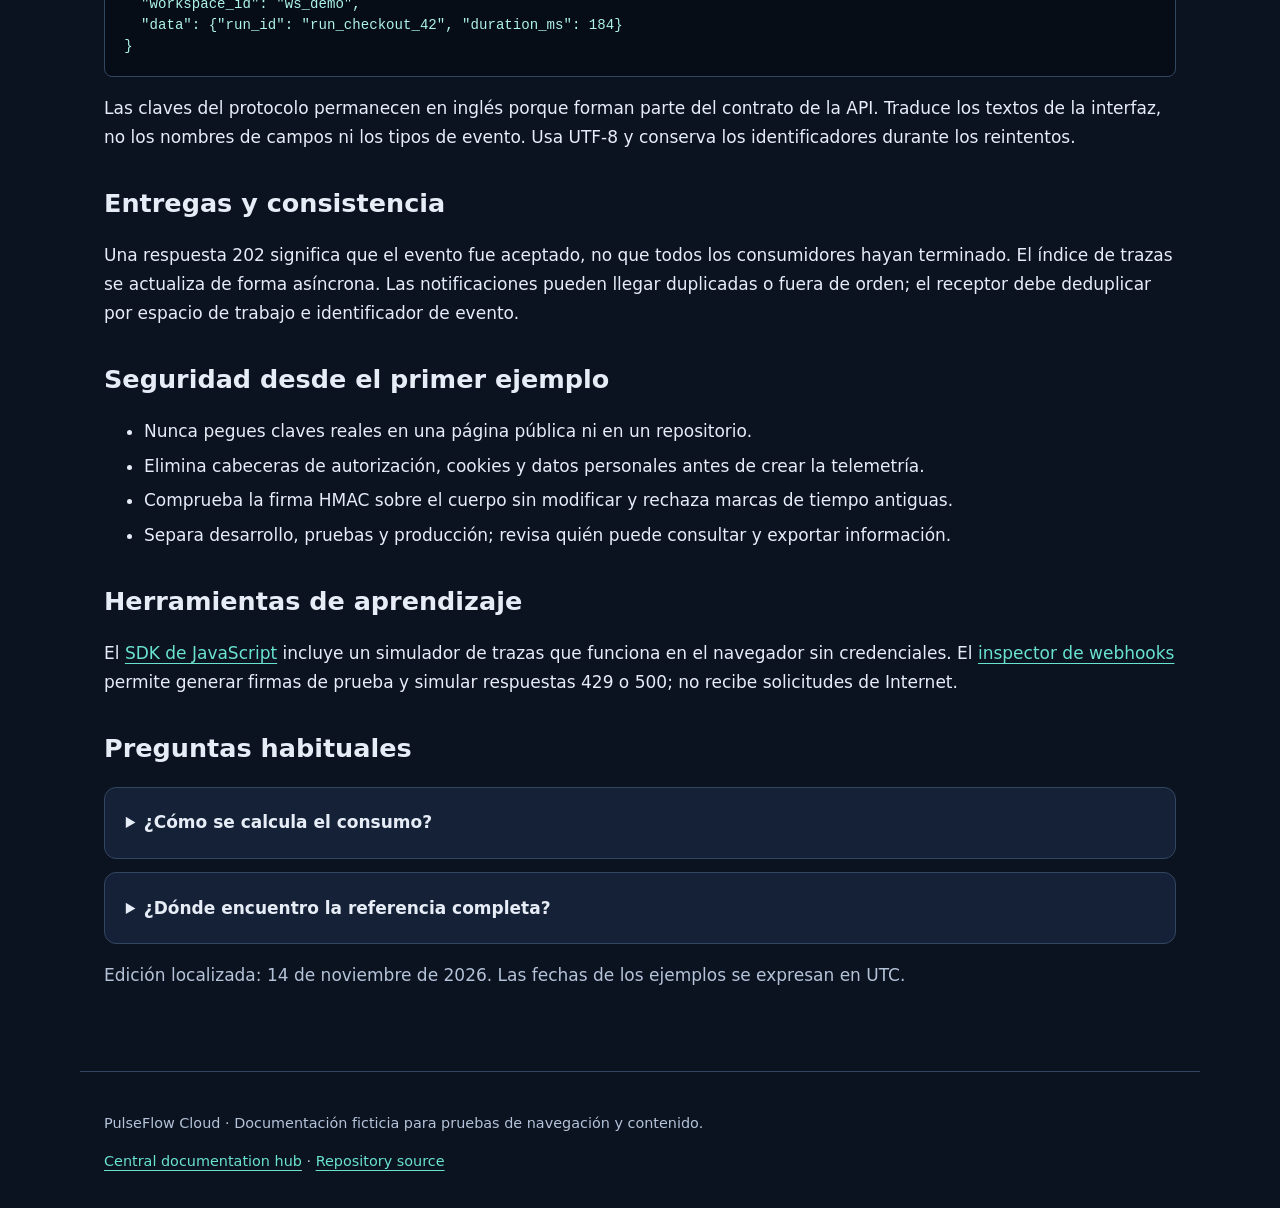
<file: translations-es.html>
<!doctype html>
<html lang="es"><head><meta charset="utf-8"><meta name="viewport" content="width=device-width,initial-scale=1"><meta name="description" content="Guía en español de PulseFlow Cloud: observabilidad de API, flujos de trabajo, seguridad y primeros pasos."><title>Guía en español | PulseFlow Cloud</title><link rel="stylesheet" href="assets/style.css"></head><body><a class="skip" href="#main">Saltar al contenido</a><header><div class="brand">◈ PulseFlow Cloud / Docs</div><div class="badge">Plataforma ficticia · entorno público de pruebas</div><nav aria-label="Primary"><a href="index.html">Overview</a><a href="getting-started.html">Getting started</a><a href="architecture.html">Architecture</a><a href="pricing-tiers.html">Pricing tiers</a><a href="translations-es.html">Español</a></nav></header><main id="main"><p class="eyebrow">Localización / español</p><h1>Observa cada paso de tu flujo de trabajo.</h1><p class="lead">PulseFlow Cloud es una plataforma ficticia de observabilidad de API y procesos asíncronos. Esta guía explica cómo relacionar solicitudes, tareas y notificaciones sin enviar datos reales.</p><aside class="notice">Demostración educativa: no existe un servicio de producción detrás de estas páginas. Los precios, los clientes y las métricas son inventados. La navegación global conserva las mismas etiquetas en inglés para mantener la coherencia entre las páginas.</aside><h2>Conceptos esenciales</h2><div class="table-wrap"><table><thead><tr><th>Término</th><th>Equivalente en inglés</th><th>Significado</th></tr></thead><tbody><tr><td>Espacio de trabajo</td><td>Workspace</td><td>Límite de acceso, cuota y retención de un equipo.</td></tr><tr><td>Traza</td><td>Trace</td><td>Conjunto de operaciones correlacionadas de una solicitud.</td></tr><tr><td>Ejecución</td><td>Workflow run</td><td>Una instancia concreta de un proceso de negocio.</td></tr><tr><td>Evento</td><td>Event</td><td>Observación inmutable con un identificador estable.</td></tr><tr><td>Reintento</td><td>Retry</td><td>Nuevo intento de entregar la misma operación lógica.</td></tr><tr><td>Presupuesto de error</td><td>Error budget</td><td>Margen de indisponibilidad permitido por un objetivo.</td></tr></tbody></table></div><h2>Primeros pasos</h2><ol><li>Define un espacio de desarrollo llamado <code>ws_demo</code> y selecciona una región de ejemplo.</li><li>Asigna a la identidad del productor únicamente el permiso <code>events:write</code>.</li><li>Emite un evento con fecha UTC, identificador de ejecución y duración numérica.</li><li>Verifica la correlación antes de instrumentar otros servicios.</li><li>Prueba un fallo y un evento duplicado en el inspector local.</li></ol><pre><code>{
  "id": "evt_demo_1001",
  "type": "workflow.succeeded",
  "schema_version": "2026-10-01",
  "occurred_at": "2026-11-14T07:00:00Z",
  "workspace_id": "ws_demo",
  "data": {"run_id": "run_checkout_42", "duration_ms": 184}
}</code></pre><p>Las claves del protocolo permanecen en inglés porque forman parte del contrato de la API. Traduce los textos de la interfaz, no los nombres de campos ni los tipos de evento. Usa UTF-8 y conserva los identificadores durante los reintentos.</p><h2>Entregas y consistencia</h2><p>Una respuesta 202 significa que el evento fue aceptado, no que todos los consumidores hayan terminado. El índice de trazas se actualiza de forma asíncrona. Las notificaciones pueden llegar duplicadas o fuera de orden; el receptor debe deduplicar por espacio de trabajo e identificador de evento.</p><h2>Seguridad desde el primer ejemplo</h2><ul><li>Nunca pegues claves reales en una página pública ni en un repositorio.</li><li>Elimina cabeceras de autorización, cookies y datos personales antes de crear la telemetría.</li><li>Comprueba la firma HMAC sobre el cuerpo sin modificar y rechaza marcas de tiempo antiguas.</li><li>Separa desarrollo, pruebas y producción; revisa quién puede consultar y exportar información.</li></ul><h2>Herramientas de aprendizaje</h2><p>El <a href="https://harishs2k26-art.github.io/pulseflow-sdk-js/">SDK de JavaScript</a> incluye un simulador de trazas que funciona en el navegador sin credenciales. El <a href="https://harishs2k26-art.github.io/pulseflow-webhook-demo/live-sandbox.html">inspector de webhooks</a> permite generar firmas de prueba y simular respuestas 429 o 500; no recibe solicitudes de Internet.</p><h2>Preguntas habituales</h2><details><summary>¿Cómo se calcula el consumo?</summary><p>Cada evento aceptado cuenta una vez. Un reenvío idempotente dentro de la ventana de 24 horas no vuelve a contar. Consulta los <a href="pricing-tiers.html">planes ilustrativos</a> para ver límites y retención.</p></details><details><summary>¿Dónde encuentro la referencia completa?</summary><p>La <a href="getting-started.html">guía inicial</a> y la <a href="architecture.html">arquitectura</a> están en inglés. Esta página resume los conceptos, pero no cambia el contrato de datos ni las garantías ficticias.</p></details><p class="muted">Edición localizada: 14 de noviembre de 2026. Las fechas de los ejemplos se expresan en UTC.</p></main><footer><p>PulseFlow Cloud · Documentación ficticia para pruebas de navegación y contenido.</p><p><a href="https://harishs2k26-art.github.io/pulseflow-docs-portal/">Central documentation hub</a> · <a href="https://github.com/harishs2k26-art/pulseflow-docs-portal">Repository source</a></p></footer></body></html>
</file>
<file: assets/style.css>
:root{color-scheme:dark;--bg:#0b1220;--panel:#142136;--ink:#e7edf7;--muted:#b4c3d8;--accent:#69e2d0;--line:#33465f}*{box-sizing:border-box}body{margin:0;background:var(--bg);color:var(--ink);font:17px/1.7 system-ui,sans-serif}a{color:var(--accent);text-underline-offset:4px}a:hover{color:#fff}a:focus-visible,button:focus-visible,input:focus-visible,textarea:focus-visible,select:focus-visible{outline:3px solid #f9c96c;outline-offset:4px}.skip{position:absolute;left:-9999px}.skip:focus{left:1rem;top:1rem;background:var(--bg);padding:1rem;z-index:10}header,main,footer{max-width:1120px;margin:auto;padding:1.5rem}header{border-bottom:1px solid var(--line)}.brand{font-weight:800;font-size:1.3rem;letter-spacing:.03em}.badge,.eyebrow{color:var(--accent);font-size:.85rem;font-weight:700;letter-spacing:.08em;text-transform:uppercase}nav{display:flex;flex-wrap:wrap;gap:.7rem 1.3rem;margin-top:1rem}nav a{font-size:.95rem}main{padding-top:2.8rem;padding-bottom:4rem}h1{font-size:clamp(2.1rem,5vw,3.6rem);line-height:1.15;max-width:950px}h2{margin-top:2.2rem;line-height:1.3}h3{line-height:1.4}.lead{font-size:1.2rem;color:var(--muted);max-width:850px}.grid{display:grid;grid-template-columns:repeat(auto-fit,minmax(240px,1fr));gap:1rem;margin:1.5rem 0}.card,.notice,details{background:var(--panel);border:1px solid var(--line);border-radius:12px;padding:1.3rem}.card h2,.card h3{margin-top:0}.notice{border-left:4px solid var(--accent)}.warning{border-left-color:#f9c96c}pre{overflow:auto;background:#070d17;border:1px solid var(--line);padding:1.2rem;border-radius:8px;line-height:1.5;font-size:.88rem}code{font-family:ui-monospace,monospace;color:#adf3e7;overflow-wrap:anywhere}table{width:100%;border-collapse:collapse;margin:1.5rem 0;font-size:.94rem}th,td{text-align:left;vertical-align:top;padding:.8rem;border-bottom:1px solid var(--line)}th{background:var(--panel)}.table-wrap{overflow:auto}footer{border-top:1px solid var(--line);color:var(--muted);font-size:.9rem}button,.button{display:inline-block;background:var(--accent);color:#06241f;border:0;border-radius:6px;padding:.7rem 1rem;font:inherit;font-weight:700;cursor:pointer;text-decoration:none}label{display:block;margin-top:1rem}input,textarea,select{display:block;width:100%;max-width:760px;background:#070d17;color:var(--ink);border:1px solid #687d99;padding:.7rem;border-radius:6px;font:inherit}input[type=checkbox]{display:inline;width:auto}textarea{min-height:250px;font-family:ui-monospace,monospace;font-size:.9rem}.actions{display:flex;gap:1rem;flex-wrap:wrap;margin:1.2rem 0}.muted{color:var(--muted)}summary{cursor:pointer;font-weight:700}details{margin:.8rem 0}li{margin:.35rem 0}.metric{font-size:2rem;font-weight:800;color:var(--accent)}@media(max-width:600px){header,main,footer{padding:1.2rem}th,td{padding:.55rem}h1{font-size:2.2rem}}
</file>
